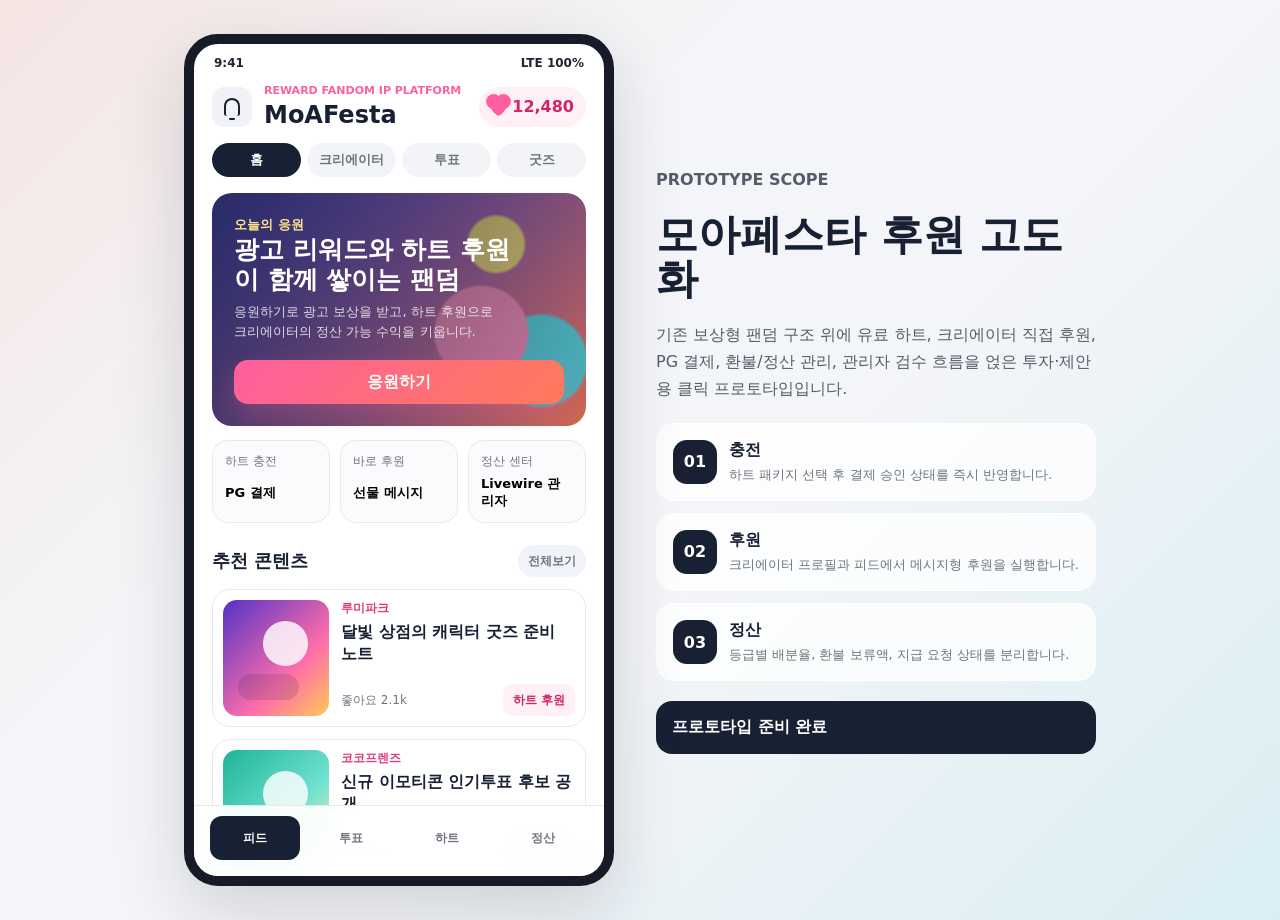
<file: index.html>
<!doctype html>
<html lang="ko">
  <head>
    <meta charset="UTF-8" />
    <meta name="viewport" content="width=device-width, initial-scale=1.0" />
    <title>MoAFesta 후원 프로토타입</title>
    <link rel="stylesheet" href="./styles.css" />
  </head>
  <body>
    <main class="workspace">
      <section class="phone-shell" aria-label="MoAFesta 앱 프로토타입">
        <div class="status-bar">
          <span>9:41</span>
          <span>LTE 100%</span>
        </div>

        <header class="app-header">
          <button class="icon-button" type="button" aria-label="알림">
            <span class="bell-icon"></span>
          </button>
          <div>
            <p class="eyebrow">Reward fandom IP platform</p>
            <h1>MoAFesta</h1>
          </div>
          <button class="wallet-chip" type="button" data-screen="wallet">
            <span class="heart-dot"></span>
            <strong id="heartBalance">12,480</strong>
          </button>
        </header>

        <nav class="tabs" aria-label="상단 메뉴">
          <button class="tab active" type="button" data-screen="home">홈</button>
          <button class="tab" type="button" data-screen="creators">크리에이터</button>
          <button class="tab" type="button" data-screen="vote">투표</button>
          <button class="tab" type="button" data-screen="shop">굿즈</button>
        </nav>

        <div class="screen active" id="home">
          <section class="hero-feed">
            <div>
              <p class="label">오늘의 응원</p>
              <h2>광고 리워드와 하트 후원이 함께 쌓이는 팬덤</h2>
              <p>응원하기로 광고 보상을 받고, 하트 후원으로 크리에이터의 정산 가능 수익을 키웁니다.</p>
            </div>
            <button class="primary" type="button" data-open-support="루미파크">응원하기</button>
          </section>

          <section class="quick-grid" aria-label="빠른 실행">
            <button type="button" data-screen="wallet">
              <span>하트 충전</span>
              <strong>PG 결제</strong>
            </button>
            <button type="button" data-open-support="코코프렌즈">
              <span>바로 후원</span>
              <strong>선물 메시지</strong>
            </button>
            <button type="button" data-screen="settlement">
              <span>정산 센터</span>
              <strong>Livewire 관리자</strong>
            </button>
          </section>

          <section class="section-head">
            <h3>추천 콘텐츠</h3>
            <button type="button" data-screen="creators">전체보기</button>
          </section>

          <article class="content-card">
            <div class="art-card art-lumi"></div>
            <div class="content-body">
              <div>
                <p class="creator-name">루미파크</p>
                <h4>달빛 상점의 캐릭터 굿즈 준비 노트</h4>
              </div>
              <div class="card-actions">
                <span>좋아요 2.1k</span>
                <button type="button" data-open-support="루미파크">하트 후원</button>
              </div>
            </div>
          </article>

          <article class="content-card">
            <div class="art-card art-coco"></div>
            <div class="content-body">
              <div>
                <p class="creator-name">코코프렌즈</p>
                <h4>신규 이모티콘 인기투표 후보 공개</h4>
              </div>
              <div class="card-actions">
                <span>댓글 348</span>
                <button type="button" data-open-support="코코프렌즈">하트 후원</button>
              </div>
            </div>
          </article>
        </div>

        <div class="screen" id="creators">
          <section class="profile-hero">
            <div class="profile-cover"></div>
            <div class="profile-main">
              <div class="avatar avatar-lumi"></div>
              <div>
                <p class="creator-name">Public Creator Profile</p>
                <h2>루미파크</h2>
                <p>웹툰, 캐릭터, 굿즈 제작을 함께 키우는 일러스트 크리에이터</p>
              </div>
            </div>
            <div class="profile-stats">
              <div><strong>38.2k</strong><span>팔로워</span></div>
              <div><strong>Gold</strong><span>등급</span></div>
              <div><strong>72%</strong><span>정산율</span></div>
            </div>
            <div class="profile-actions">
              <button class="secondary" type="button">팔로우</button>
              <button class="primary" type="button" data-open-support="루미파크">하트 후원</button>
            </div>
          </section>

          <section class="creator-panels">
            <article>
              <span class="mini-label">작품</span>
              <h3>달빛 상점</h3>
              <p>캐릭터 14종, 쇼폼 28개, 굿즈 6종</p>
            </article>
            <article>
              <span class="mini-label">팬 활동</span>
              <h3>응원 18,492회</h3>
              <p>이번 달 광고 응원 수익 1,284,000원</p>
            </article>
            <article>
              <span class="mini-label">이벤트</span>
              <h3>팝업 콜라보 후보</h3>
              <p>인기투표 TOP 3 진입 시 제작 지원금 지급</p>
            </article>
          </section>
        </div>

        <div class="screen" id="vote">
          <section class="section-head">
            <h3>월간 인기투표</h3>
            <button type="button">내 투표권 8</button>
          </section>
          <div class="ranking-list">
            <article>
              <strong>1</strong>
              <div class="avatar avatar-lumi"></div>
              <div><h4>루미파크</h4><p>굿즈 제작 지원 후보</p></div>
              <button type="button">투표</button>
            </article>
            <article>
              <strong>2</strong>
              <div class="avatar avatar-coco"></div>
              <div><h4>코코프렌즈</h4><p>이모티콘 캠페인 후보</p></div>
              <button type="button">투표</button>
            </article>
            <article>
              <strong>3</strong>
              <div class="avatar avatar-mint"></div>
              <div><h4>민트스튜디오</h4><p>오프라인 전시 후보</p></div>
              <button type="button">투표</button>
            </article>
          </div>
        </div>

        <div class="screen" id="shop">
          <section class="section-head">
            <h3>굿즈 & 이벤트</h3>
            <button type="button">콘 4,200</button>
          </section>
          <div class="goods-grid">
            <article>
              <div class="goods-art goods-a"></div>
              <h4>달빛 키링 세트</h4>
              <p>하트 후원자 선공개</p>
              <button type="button">구매하기</button>
            </article>
            <article>
              <div class="goods-art goods-b"></div>
              <h4>팝업 응모권</h4>
              <p>광고 리워드 콘 사용</p>
              <button type="button">응모하기</button>
            </article>
          </div>
        </div>

        <div class="screen" id="wallet">
          <section class="wallet-panel">
            <p class="label">나의 하트</p>
            <h2><span id="walletBalance">12,480</span> Heart</h2>
            <p>하트는 인앱 결제로 충전하고, 크리에이터에게 직접 후원할 수 있는 유료 포인트입니다.</p>
          </section>
          <section class="package-list" aria-label="하트 충전 패키지">
            <button type="button" data-charge="1000" data-price="1100"><strong>1,000</strong><span>1,100원</span></button>
            <button type="button" data-charge="5500" data-price="5500"><strong>5,500</strong><span>5,500원</span></button>
            <button type="button" data-charge="12000" data-price="11000"><strong>12,000</strong><span>11,000원</span></button>
          </section>
          <section class="history-list">
            <h3>최근 내역</h3>
            <article><span>충전</span><strong>+5,500</strong><small>카카오페이 승인</small></article>
            <article><span>후원</span><strong>-1,000</strong><small>루미파크에게 메시지 전송</small></article>
            <article><span>환불</span><strong>-3,000</strong><small>미사용 하트 환불 접수</small></article>
          </section>
        </div>

        <div class="screen" id="settlement">
          <section class="section-head">
            <h3>크리에이터 정산</h3>
            <button type="button">관리자 검수</button>
          </section>
          <div class="settlement-card">
            <p class="label">정산 가능 금액</p>
            <h2>1,428,800원</h2>
            <div class="progress"><span></span></div>
            <p>Gold 등급 정산율 72% 적용, 환불 대기분 84,000원 제외</p>
          </div>
          <div class="admin-table">
            <article><span>후원 수익</span><strong>1,620,000원</strong><small>승인</small></article>
            <article><span>광고 응원</span><strong>284,000원</strong><small>승인</small></article>
            <article><span>환불 보류</span><strong>84,000원</strong><small>검수중</small></article>
            <article><span>지급 요청</span><strong>1,428,800원</strong><small>대기</small></article>
          </div>
        </div>

        <nav class="bottom-nav" aria-label="하단 메뉴">
          <button class="active" type="button" data-screen="home">피드</button>
          <button type="button" data-screen="vote">투표</button>
          <button type="button" data-screen="wallet">하트</button>
          <button type="button" data-screen="settlement">정산</button>
        </nav>
      </section>

      <aside class="feature-panel">
        <p class="eyebrow">Prototype scope</p>
        <h2>모아페스타 후원 고도화</h2>
        <p>
          기존 보상형 팬덤 구조 위에 유료 하트, 크리에이터 직접 후원, PG 결제, 환불/정산 관리,
          관리자 검수 흐름을 얹은 투자·제안용 클릭 프로토타입입니다.
        </p>
        <div class="flow-list">
          <article>
            <span>01</span>
            <div><strong>충전</strong><p>하트 패키지 선택 후 결제 승인 상태를 즉시 반영합니다.</p></div>
          </article>
          <article>
            <span>02</span>
            <div><strong>후원</strong><p>크리에이터 프로필과 피드에서 메시지형 후원을 실행합니다.</p></div>
          </article>
          <article>
            <span>03</span>
            <div><strong>정산</strong><p>등급별 배분율, 환불 보류액, 지급 요청 상태를 분리합니다.</p></div>
          </article>
        </div>
        <div class="toast-log" id="toastLog">프로토타입 준비 완료</div>
      </aside>
    </main>

    <dialog class="support-modal" id="supportModal">
      <form method="dialog">
        <button class="close-button" type="submit" aria-label="닫기">×</button>
      </form>
      <p class="label">하트 후원</p>
      <h2><span id="supportCreator">루미파크</span>에게 마음 보내기</h2>
      <div class="amount-grid">
        <button type="button" data-support="300">300</button>
        <button type="button" data-support="1000">1,000</button>
        <button type="button" data-support="3000">3,000</button>
        <button type="button" data-support="5000">5,000</button>
      </div>
      <textarea id="supportMessage" maxlength="80">다음 굿즈도 기대하고 있어요.</textarea>
      <button class="primary full" type="button" id="sendSupport">후원 보내기</button>
      <p class="modal-note">후원 완료 후 미사용 유료 하트 기준 환불 정책과 크리에이터 정산 대기분이 자동 계산됩니다.</p>
    </dialog>

    <script src="./app.js"></script>
    <script>
      (() => {
        if (window.__moaPrototypeReady) return;

        const state = { hearts: 12480, selectedSupport: 1000, creator: "루미파크" };
        const formatNumber = (value) => new Intl.NumberFormat("ko-KR").format(value);
        const screens = [...document.querySelectorAll(".screen")];
        const tabs = [...document.querySelectorAll(".tab")];
        const bottomButtons = [...document.querySelectorAll(".bottom-nav button")];
        const supportModal = document.querySelector("#supportModal");
        const supportCreator = document.querySelector("#supportCreator");
        const toastLog = document.querySelector("#toastLog");
        const heartBalance = document.querySelector("#heartBalance");
        const walletBalance = document.querySelector("#walletBalance");

        const updateBalances = () => {
          heartBalance.textContent = formatNumber(state.hearts);
          walletBalance.textContent = formatNumber(state.hearts);
        };

        const showToast = (message) => {
          toastLog.textContent = message;
        };

        const setScreen = (screenId) => {
          screens.forEach((screen) => screen.classList.toggle("active", screen.id === screenId));
          tabs.forEach((button) => button.classList.toggle("active", button.dataset.screen === screenId));
          bottomButtons.forEach((button) => button.classList.toggle("active", button.dataset.screen === screenId));
          showToast(`${screenId} 화면으로 이동했습니다.`);
        };

        const openSupport = (creatorName) => {
          state.creator = creatorName;
          supportCreator.textContent = creatorName;
          document.querySelectorAll("[data-support]").forEach((button) => {
            button.classList.toggle("selected", Number(button.dataset.support) === state.selectedSupport);
          });
          if (supportModal.showModal) {
            supportModal.showModal();
          } else {
            supportModal.setAttribute("open", "");
          }
        };

        document.querySelectorAll("[data-screen]").forEach((button) => {
          button.addEventListener("click", () => setScreen(button.dataset.screen));
        });

        document.querySelectorAll("[data-open-support]").forEach((button) => {
          button.addEventListener("click", () => openSupport(button.dataset.openSupport));
        });

        document.querySelectorAll("[data-charge]").forEach((button) => {
          button.addEventListener("click", () => {
            const amount = Number(button.dataset.charge);
            const price = Number(button.dataset.price);
            state.hearts += amount;
            updateBalances();
            showToast(`${formatNumber(price)}원 결제 승인: 하트 ${formatNumber(amount)}개가 충전되었습니다.`);
          });
        });

        document.querySelectorAll("[data-support]").forEach((button) => {
          button.addEventListener("click", () => {
            state.selectedSupport = Number(button.dataset.support);
            document.querySelectorAll("[data-support]").forEach((target) => target.classList.remove("selected"));
            button.classList.add("selected");
          });
        });

        document.querySelector("#sendSupport").addEventListener("click", () => {
          if (state.hearts < state.selectedSupport) {
            showToast("하트 잔액이 부족합니다. 충전 화면에서 먼저 충전해 주세요.");
            supportModal.close ? supportModal.close() : supportModal.removeAttribute("open");
            setScreen("wallet");
            return;
          }

          state.hearts -= state.selectedSupport;
          updateBalances();
          supportModal.close ? supportModal.close() : supportModal.removeAttribute("open");
          showToast(`${state.creator}에게 하트 ${formatNumber(state.selectedSupport)}개 후원이 완료되었습니다.`);
        });

        document.querySelectorAll(".ranking-list button").forEach((button) => {
          button.addEventListener("click", () => showToast("투표권 1장이 사용되었습니다."));
        });

        document.querySelectorAll(".goods-grid button").forEach((button) => {
          button.addEventListener("click", () => showToast(`${button.textContent} 요청이 접수되었습니다.`));
        });

        updateBalances();
      })();
    </script>
  </body>
</html>
</file>
<file: styles.css>
:root {
  --ink: #182033;
  --muted: #6f7481;
  --line: #e8e9ee;
  --panel: #ffffff;
  --soft: #f6f7fb;
  --pink: #ff5f9e;
  --coral: #ff7a59;
  --cyan: #3ac8d8;
  --green: #30b27b;
  --yellow: #ffc857;
  --shadow: 0 24px 70px rgba(19, 26, 45, 0.16);
}

* {
  box-sizing: border-box;
}

body {
  margin: 0;
  min-height: 100vh;
  background:
    linear-gradient(135deg, rgba(255, 122, 89, 0.13), transparent 34%),
    linear-gradient(315deg, rgba(58, 200, 216, 0.14), transparent 42%),
    #f4f5f8;
  color: var(--ink);
  font-family: Inter, Pretendard, "Apple SD Gothic Neo", "Noto Sans KR", system-ui, sans-serif;
  letter-spacing: 0;
}

button,
textarea {
  font: inherit;
}

button {
  cursor: pointer;
}

.workspace {
  display: grid;
  grid-template-columns: minmax(320px, 430px) minmax(300px, 440px);
  gap: 42px;
  align-items: center;
  justify-content: center;
  min-height: 100vh;
  padding: 34px;
}

.phone-shell {
  position: relative;
  display: flex;
  flex-direction: column;
  height: 860px;
  max-height: calc(100vh - 48px);
  overflow: hidden;
  background: var(--panel);
  border: 10px solid #171b27;
  border-radius: 34px;
  box-shadow: var(--shadow);
}

.status-bar,
.app-header,
.tabs,
.bottom-nav {
  flex: 0 0 auto;
}

.status-bar {
  display: flex;
  justify-content: space-between;
  padding: 12px 20px 6px;
  color: #1e2433;
  font-size: 12px;
  font-weight: 700;
}

.app-header {
  display: grid;
  grid-template-columns: 40px 1fr auto;
  gap: 12px;
  align-items: center;
  padding: 8px 18px 14px;
}

.app-header h1,
.feature-panel h2,
.profile-hero h2,
.wallet-panel h2,
.settlement-card h2,
.support-modal h2 {
  margin: 0;
}

.eyebrow,
.label,
.mini-label {
  margin: 0 0 4px;
  color: var(--pink);
  font-size: 11px;
  font-weight: 800;
  letter-spacing: 0;
  text-transform: uppercase;
}

.icon-button,
.wallet-chip,
.tab,
.bottom-nav button,
.section-head button,
.card-actions button,
.ranking-list button,
.goods-grid button,
.package-list button,
.quick-grid button,
.secondary,
.primary {
  border: 0;
}

.icon-button {
  display: grid;
  width: 40px;
  height: 40px;
  place-items: center;
  background: #f0f2f8;
  border-radius: 12px;
}

.bell-icon {
  width: 16px;
  height: 18px;
  border: 2px solid var(--ink);
  border-bottom: 0;
  border-radius: 12px 12px 4px 4px;
}

.bell-icon::after {
  content: "";
  display: block;
  width: 6px;
  height: 2px;
  margin: 18px auto 0;
  background: var(--ink);
  border-radius: 2px;
}

.wallet-chip {
  display: inline-flex;
  gap: 6px;
  align-items: center;
  height: 40px;
  padding: 0 12px;
  background: #fff0f5;
  border-radius: 999px;
  color: #cf2668;
}

.heart-dot {
  position: relative;
  width: 15px;
  height: 15px;
  background: var(--pink);
  border-radius: 50% 50% 50% 4px;
  transform: rotate(-45deg);
}

.heart-dot::before,
.heart-dot::after {
  content: "";
  position: absolute;
  width: 15px;
  height: 15px;
  background: inherit;
  border-radius: 50%;
}

.heart-dot::before {
  top: -7px;
  left: 0;
}

.heart-dot::after {
  top: 0;
  right: -7px;
}

.tabs {
  display: grid;
  grid-template-columns: repeat(4, 1fr);
  gap: 6px;
  padding: 0 18px 12px;
}

.tab {
  min-height: 34px;
  background: #f3f4f8;
  color: var(--muted);
  border-radius: 999px;
  font-size: 13px;
  font-weight: 800;
}

.tab.active {
  background: var(--ink);
  color: white;
}

.screen {
  display: none;
  flex: 1 1 auto;
  min-height: 0;
  overflow: auto;
  padding: 0 18px 96px;
}

.screen.active {
  display: block;
}

.hero-feed {
  display: grid;
  gap: 18px;
  min-height: 210px;
  margin-top: 4px;
  padding: 22px;
  background:
    linear-gradient(120deg, rgba(24, 32, 51, 0.74), rgba(24, 32, 51, 0.2)),
    radial-gradient(circle at 76% 22%, #fce27a 0 8%, transparent 9%),
    radial-gradient(circle at 72% 60%, #ff8fbd 0 15%, transparent 16%),
    radial-gradient(circle at 88% 72%, #58d8e1 0 12%, transparent 13%),
    linear-gradient(135deg, #574bff, #ff7a59);
  border-radius: 20px;
  color: white;
}

.hero-feed h2 {
  max-width: 280px;
  margin: 0 0 8px;
  font-size: 25px;
  line-height: 1.18;
}

.hero-feed p {
  max-width: 260px;
  margin: 0;
  color: rgba(255, 255, 255, 0.82);
  font-size: 13px;
  line-height: 1.55;
}

.hero-feed .label {
  color: #ffe58a;
}

.primary {
  min-height: 44px;
  padding: 0 18px;
  background: linear-gradient(135deg, var(--pink), var(--coral));
  color: white;
  border-radius: 14px;
  font-weight: 900;
  box-shadow: 0 10px 24px rgba(255, 95, 158, 0.26);
}

.secondary {
  min-height: 44px;
  padding: 0 18px;
  background: #f1f3f8;
  color: var(--ink);
  border-radius: 14px;
  font-weight: 900;
}

.quick-grid {
  display: grid;
  grid-template-columns: repeat(3, 1fr);
  gap: 10px;
  margin: 14px 0 22px;
}

.quick-grid button {
  display: grid;
  gap: 6px;
  min-height: 82px;
  padding: 12px;
  text-align: left;
  background: #fbfbfd;
  border: 1px solid var(--line);
  border-radius: 16px;
}

.quick-grid span,
.content-card span,
.history-list small,
.admin-table small {
  color: var(--muted);
  font-size: 12px;
}

.quick-grid strong {
  font-size: 13px;
  line-height: 1.3;
}

.section-head {
  display: flex;
  align-items: center;
  justify-content: space-between;
  margin: 8px 0 12px;
}

.section-head h3,
.history-list h3 {
  margin: 0;
  font-size: 18px;
}

.section-head button {
  min-height: 32px;
  padding: 0 10px;
  background: #f2f3f8;
  color: var(--muted);
  border-radius: 999px;
  font-size: 12px;
  font-weight: 800;
}

.content-card {
  display: grid;
  grid-template-columns: 106px 1fr;
  gap: 12px;
  min-height: 136px;
  margin-bottom: 12px;
  padding: 10px;
  background: white;
  border: 1px solid var(--line);
  border-radius: 18px;
}

.art-card,
.goods-art,
.profile-cover {
  position: relative;
  overflow: hidden;
  background: #e9edf7;
}

.art-card {
  min-height: 116px;
  border-radius: 14px;
}

.art-card::before,
.goods-art::before,
.profile-cover::before {
  content: "";
  position: absolute;
  inset: 18% 20% auto auto;
  width: 42%;
  aspect-ratio: 1;
  background: rgba(255, 255, 255, 0.82);
  border-radius: 50%;
}

.art-card::after,
.goods-art::after,
.profile-cover::after {
  content: "";
  position: absolute;
  inset: auto auto 14% 14%;
  width: 58%;
  height: 22%;
  background: rgba(24, 32, 51, 0.14);
  border-radius: 999px;
}

.art-lumi {
  background: linear-gradient(135deg, #5132c7, #ff6ea9 64%, #ffc857);
}

.art-coco {
  background: linear-gradient(135deg, #20b497, #6de1cf 58%, #fff0a6);
}

.content-body {
  display: flex;
  flex-direction: column;
  justify-content: space-between;
  min-width: 0;
}

.creator-name {
  margin: 0 0 4px;
  color: #de3c7b;
  font-size: 12px;
  font-weight: 900;
}

.content-body h4,
.ranking-list h4,
.goods-grid h4 {
  margin: 0;
  line-height: 1.35;
}

.card-actions {
  display: flex;
  gap: 8px;
  align-items: center;
  justify-content: space-between;
}

.card-actions button,
.ranking-list button,
.goods-grid button {
  min-height: 32px;
  padding: 0 10px;
  background: #fff0f5;
  color: #cf2668;
  border-radius: 10px;
  font-size: 12px;
  font-weight: 900;
}

.profile-hero,
.wallet-panel,
.settlement-card {
  padding: 14px;
  background: #fbfbfd;
  border: 1px solid var(--line);
  border-radius: 18px;
}

.profile-cover {
  height: 128px;
  border-radius: 14px;
  background:
    radial-gradient(circle at 18% 24%, #ffe27c 0 10%, transparent 11%),
    radial-gradient(circle at 76% 48%, #ff8fbd 0 16%, transparent 17%),
    linear-gradient(135deg, #4934b8, #33c5d1);
}

.profile-main {
  display: grid;
  grid-template-columns: 72px 1fr;
  gap: 12px;
  align-items: end;
  margin-top: -22px;
  padding: 0 8px;
}

.avatar {
  width: 60px;
  height: 60px;
  border: 4px solid white;
  border-radius: 20px;
  box-shadow: 0 8px 18px rgba(18, 26, 45, 0.12);
}

.avatar-lumi {
  background: linear-gradient(135deg, #ff7ab2, #5733c5);
}

.avatar-coco {
  background: linear-gradient(135deg, #58e0d2, #15956d);
}

.avatar-mint {
  background: linear-gradient(135deg, #ffc857, #24b5ce);
}

.profile-main p,
.creator-panels p,
.wallet-panel p,
.settlement-card p,
.goods-grid p,
.ranking-list p,
.flow-list p {
  margin: 4px 0 0;
  color: var(--muted);
  font-size: 13px;
  line-height: 1.48;
}

.profile-stats {
  display: grid;
  grid-template-columns: repeat(3, 1fr);
  gap: 8px;
  margin: 16px 0;
}

.profile-stats div {
  display: grid;
  gap: 2px;
  padding: 10px;
  background: white;
  border-radius: 12px;
}

.profile-stats span {
  color: var(--muted);
  font-size: 11px;
}

.profile-actions {
  display: grid;
  grid-template-columns: 1fr 1fr;
  gap: 10px;
}

.creator-panels,
.ranking-list,
.admin-table,
.history-list {
  display: grid;
  gap: 10px;
  margin-top: 14px;
}

.creator-panels article,
.ranking-list article,
.history-list article,
.admin-table article {
  display: grid;
  gap: 4px;
  padding: 14px;
  background: white;
  border: 1px solid var(--line);
  border-radius: 16px;
}

.ranking-list article {
  grid-template-columns: 28px 60px 1fr auto;
  align-items: center;
}

.ranking-list article > strong {
  color: var(--coral);
  font-size: 20px;
}

.wallet-panel {
  margin-top: 6px;
  background: linear-gradient(135deg, #fff1f6, #eefcff);
}

.wallet-panel h2 {
  font-size: 34px;
}

.package-list {
  display: grid;
  grid-template-columns: repeat(3, 1fr);
  gap: 10px;
  margin: 14px 0;
}

.package-list button {
  display: grid;
  gap: 5px;
  min-height: 86px;
  padding: 12px 8px;
  background: white;
  border: 1px solid var(--line);
  border-radius: 16px;
}

.package-list strong {
  color: #cf2668;
}

.package-list span {
  color: var(--muted);
  font-size: 12px;
}

.goods-grid {
  display: grid;
  grid-template-columns: 1fr 1fr;
  gap: 12px;
}

.goods-grid article {
  display: grid;
  gap: 8px;
  padding: 10px;
  background: white;
  border: 1px solid var(--line);
  border-radius: 16px;
}

.goods-art {
  height: 120px;
  border-radius: 12px;
}

.goods-a {
  background: linear-gradient(135deg, #ff7a59, #ffc857);
}

.goods-b {
  background: linear-gradient(135deg, #22b5c7, #5949d9);
}

.settlement-card h2 {
  font-size: 30px;
}

.progress {
  height: 10px;
  margin: 14px 0 8px;
  overflow: hidden;
  background: #eceef4;
  border-radius: 999px;
}

.progress span {
  display: block;
  width: 72%;
  height: 100%;
  background: linear-gradient(90deg, var(--green), var(--cyan));
}

.admin-table article,
.history-list article {
  grid-template-columns: 1fr auto;
  align-items: center;
}

.admin-table small,
.history-list small {
  grid-column: 1 / -1;
}

.bottom-nav {
  position: absolute;
  right: 0;
  bottom: 0;
  left: 0;
  display: grid;
  grid-template-columns: repeat(4, 1fr);
  gap: 6px;
  padding: 10px 16px 16px;
  background: rgba(255, 255, 255, 0.92);
  border-top: 1px solid var(--line);
  backdrop-filter: blur(16px);
}

.bottom-nav button {
  min-height: 44px;
  background: transparent;
  color: var(--muted);
  border-radius: 12px;
  font-size: 12px;
  font-weight: 900;
}

.bottom-nav button.active {
  background: #182033;
  color: white;
}

.feature-panel {
  display: grid;
  gap: 20px;
}

.feature-panel h2 {
  font-size: 42px;
  line-height: 1.05;
}

.feature-panel > p {
  margin: 0;
  color: #555c69;
  font-size: 16px;
  line-height: 1.7;
}

.flow-list {
  display: grid;
  gap: 12px;
}

.flow-list article {
  display: grid;
  grid-template-columns: 44px 1fr;
  gap: 12px;
  padding: 16px;
  background: rgba(255, 255, 255, 0.76);
  border: 1px solid rgba(255, 255, 255, 0.7);
  border-radius: 18px;
}

.flow-list span {
  display: grid;
  width: 44px;
  height: 44px;
  place-items: center;
  background: var(--ink);
  color: white;
  border-radius: 14px;
  font-weight: 900;
}

.toast-log {
  min-height: 50px;
  padding: 16px;
  background: #182033;
  color: white;
  border-radius: 16px;
  font-weight: 800;
}

.support-modal {
  width: min(360px, calc(100vw - 32px));
  padding: 22px;
  border: 0;
  border-radius: 22px;
  color: var(--ink);
  box-shadow: var(--shadow);
}

.support-modal::backdrop {
  background: rgba(12, 18, 31, 0.42);
}

.close-button {
  position: absolute;
  top: 14px;
  right: 14px;
  width: 34px;
  height: 34px;
  border: 0;
  background: #f1f3f8;
  border-radius: 50%;
  font-size: 22px;
}

.amount-grid {
  display: grid;
  grid-template-columns: repeat(4, 1fr);
  gap: 8px;
  margin: 18px 0 12px;
}

.amount-grid button {
  min-height: 42px;
  border: 1px solid var(--line);
  background: white;
  border-radius: 12px;
  font-weight: 900;
}

.amount-grid button.selected {
  border-color: var(--pink);
  background: #fff0f5;
  color: #cf2668;
}

textarea {
  width: 100%;
  min-height: 84px;
  resize: none;
  padding: 12px;
  border: 1px solid var(--line);
  border-radius: 14px;
  color: var(--ink);
}

.full {
  width: 100%;
  margin-top: 12px;
}

.modal-note {
  margin: 12px 0 0;
  color: var(--muted);
  font-size: 12px;
  line-height: 1.45;
}

@media (max-width: 860px) {
  .workspace {
    grid-template-columns: 1fr;
    padding: 16px;
  }

  .phone-shell {
    width: 100%;
    max-width: 430px;
    height: min(860px, calc(100vh - 32px));
    margin: 0 auto;
  }

  .feature-panel {
    max-width: 430px;
    margin: 0 auto 30px;
  }

  .feature-panel h2 {
    font-size: 30px;
  }
}

@media (max-width: 420px) {
  .workspace {
    padding: 0;
  }

  .phone-shell {
    height: 100vh;
    max-height: none;
    border: 0;
    border-radius: 0;
  }

  .feature-panel {
    display: none;
  }
}
</file>
